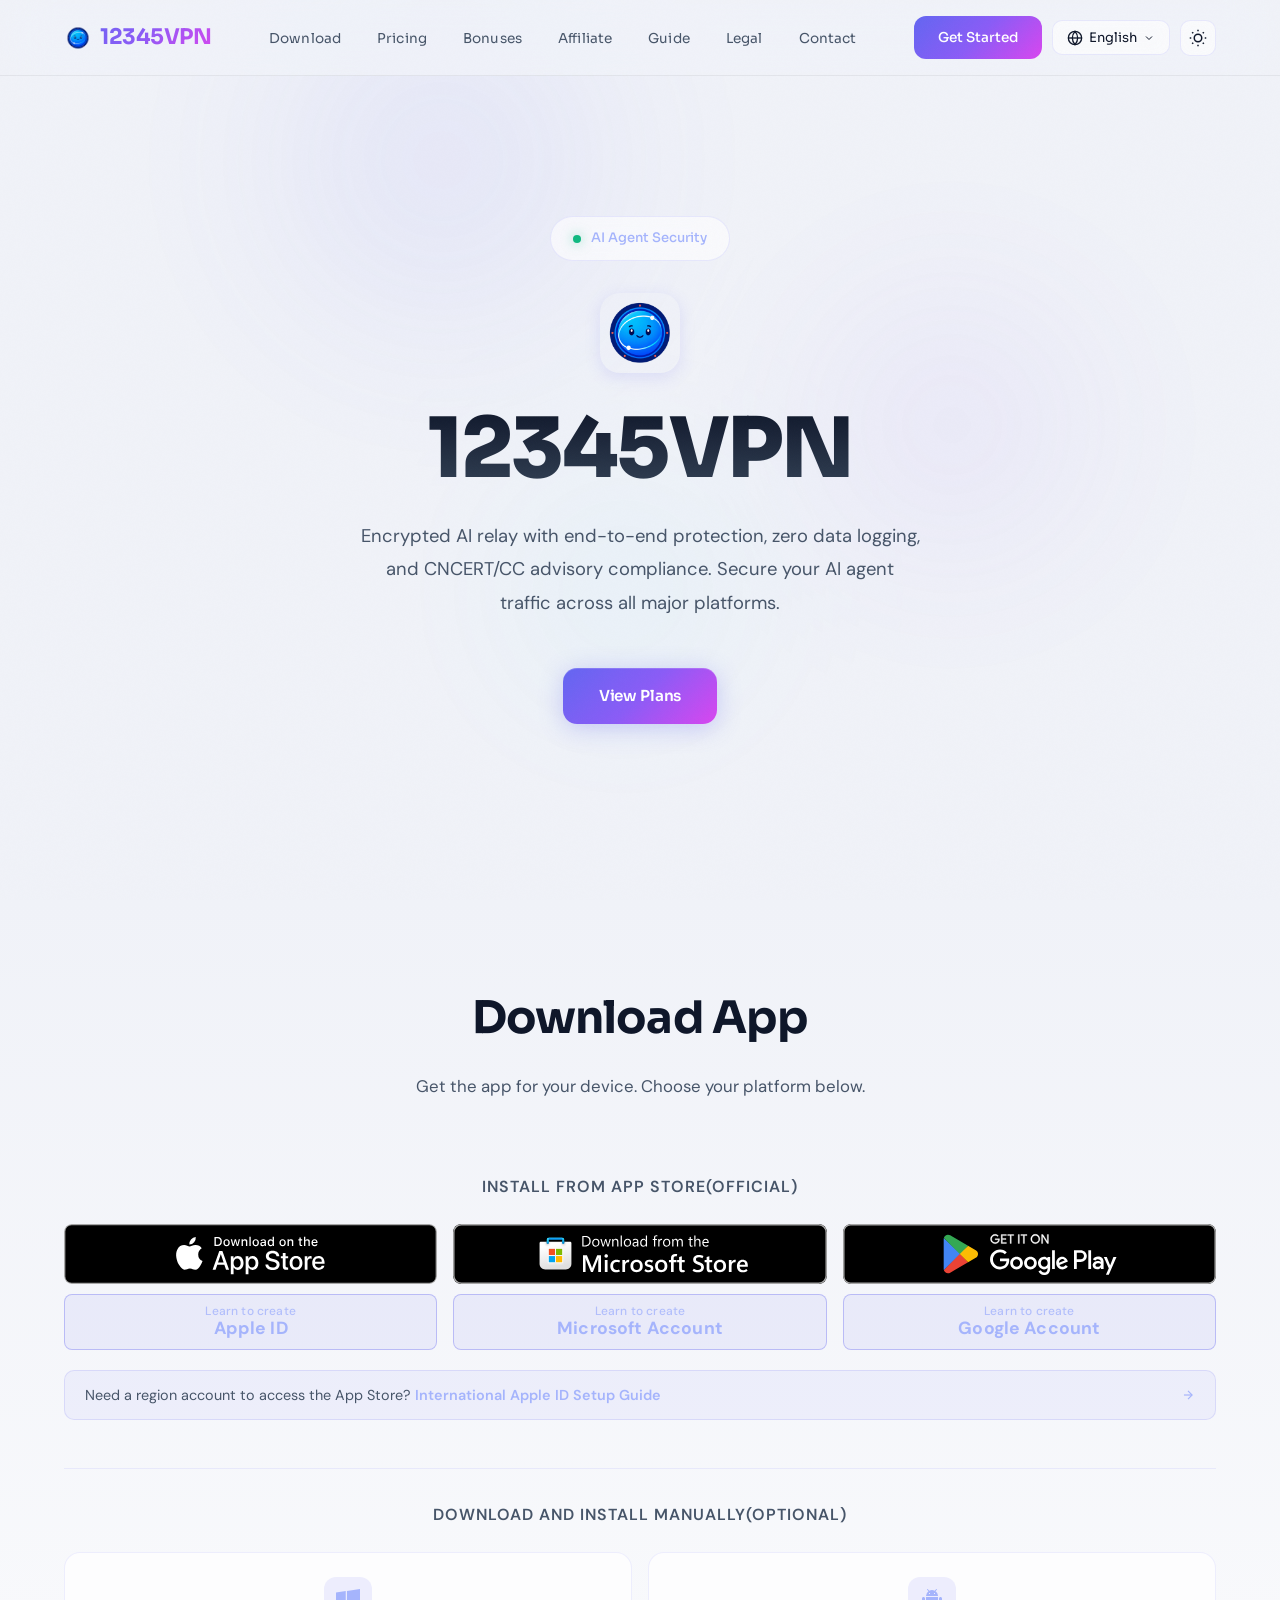
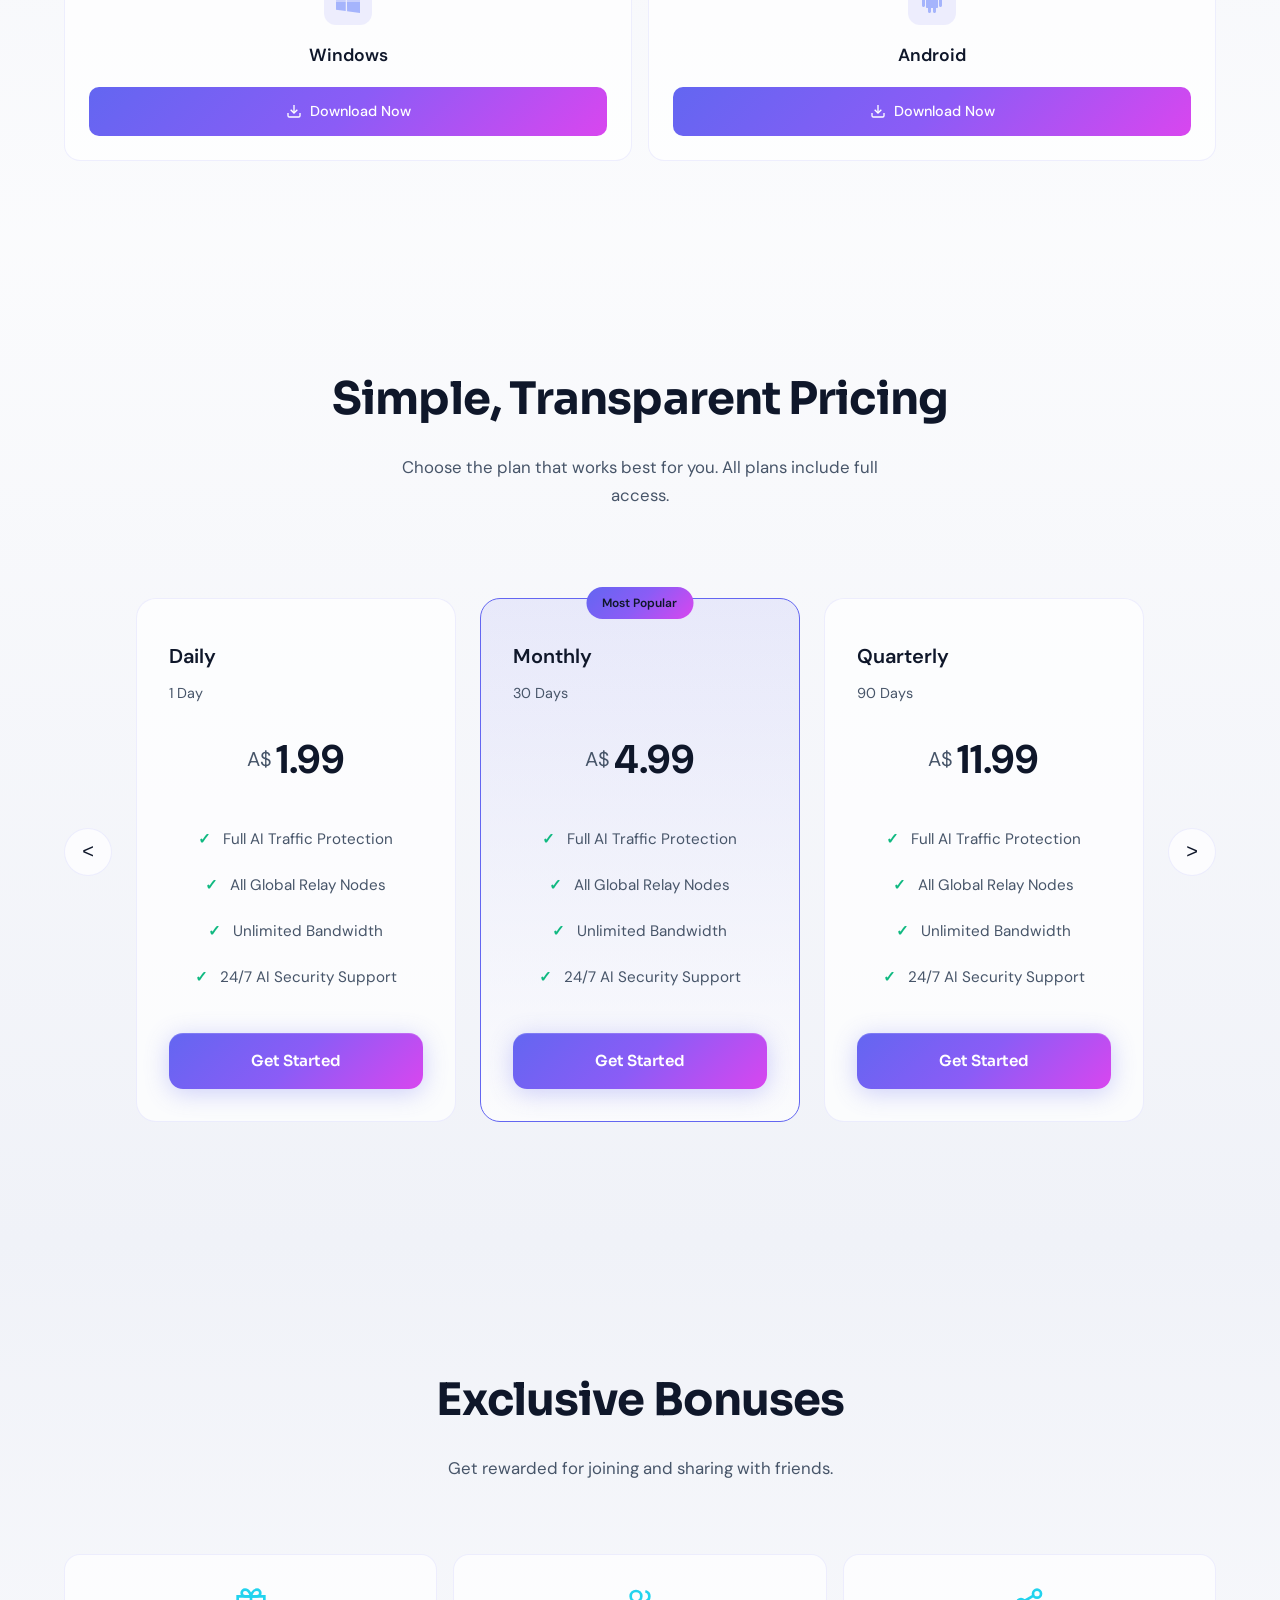
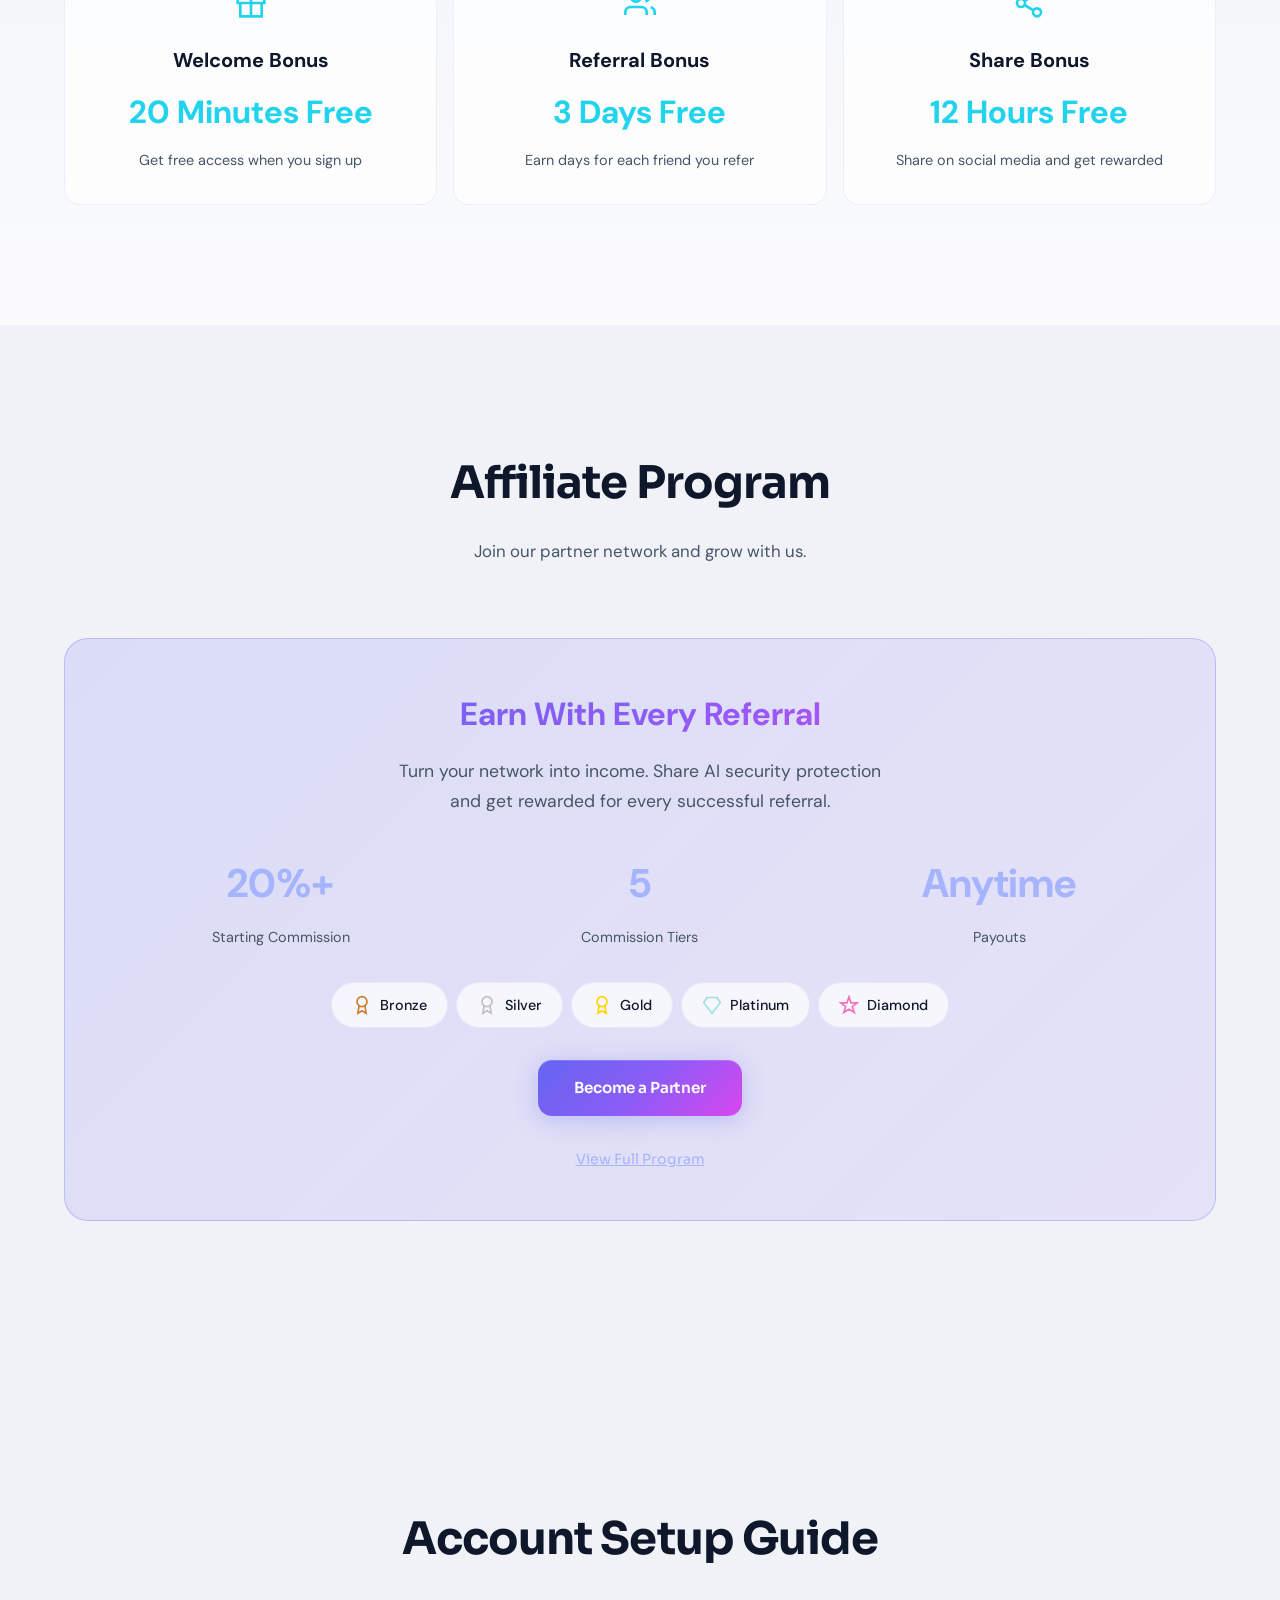
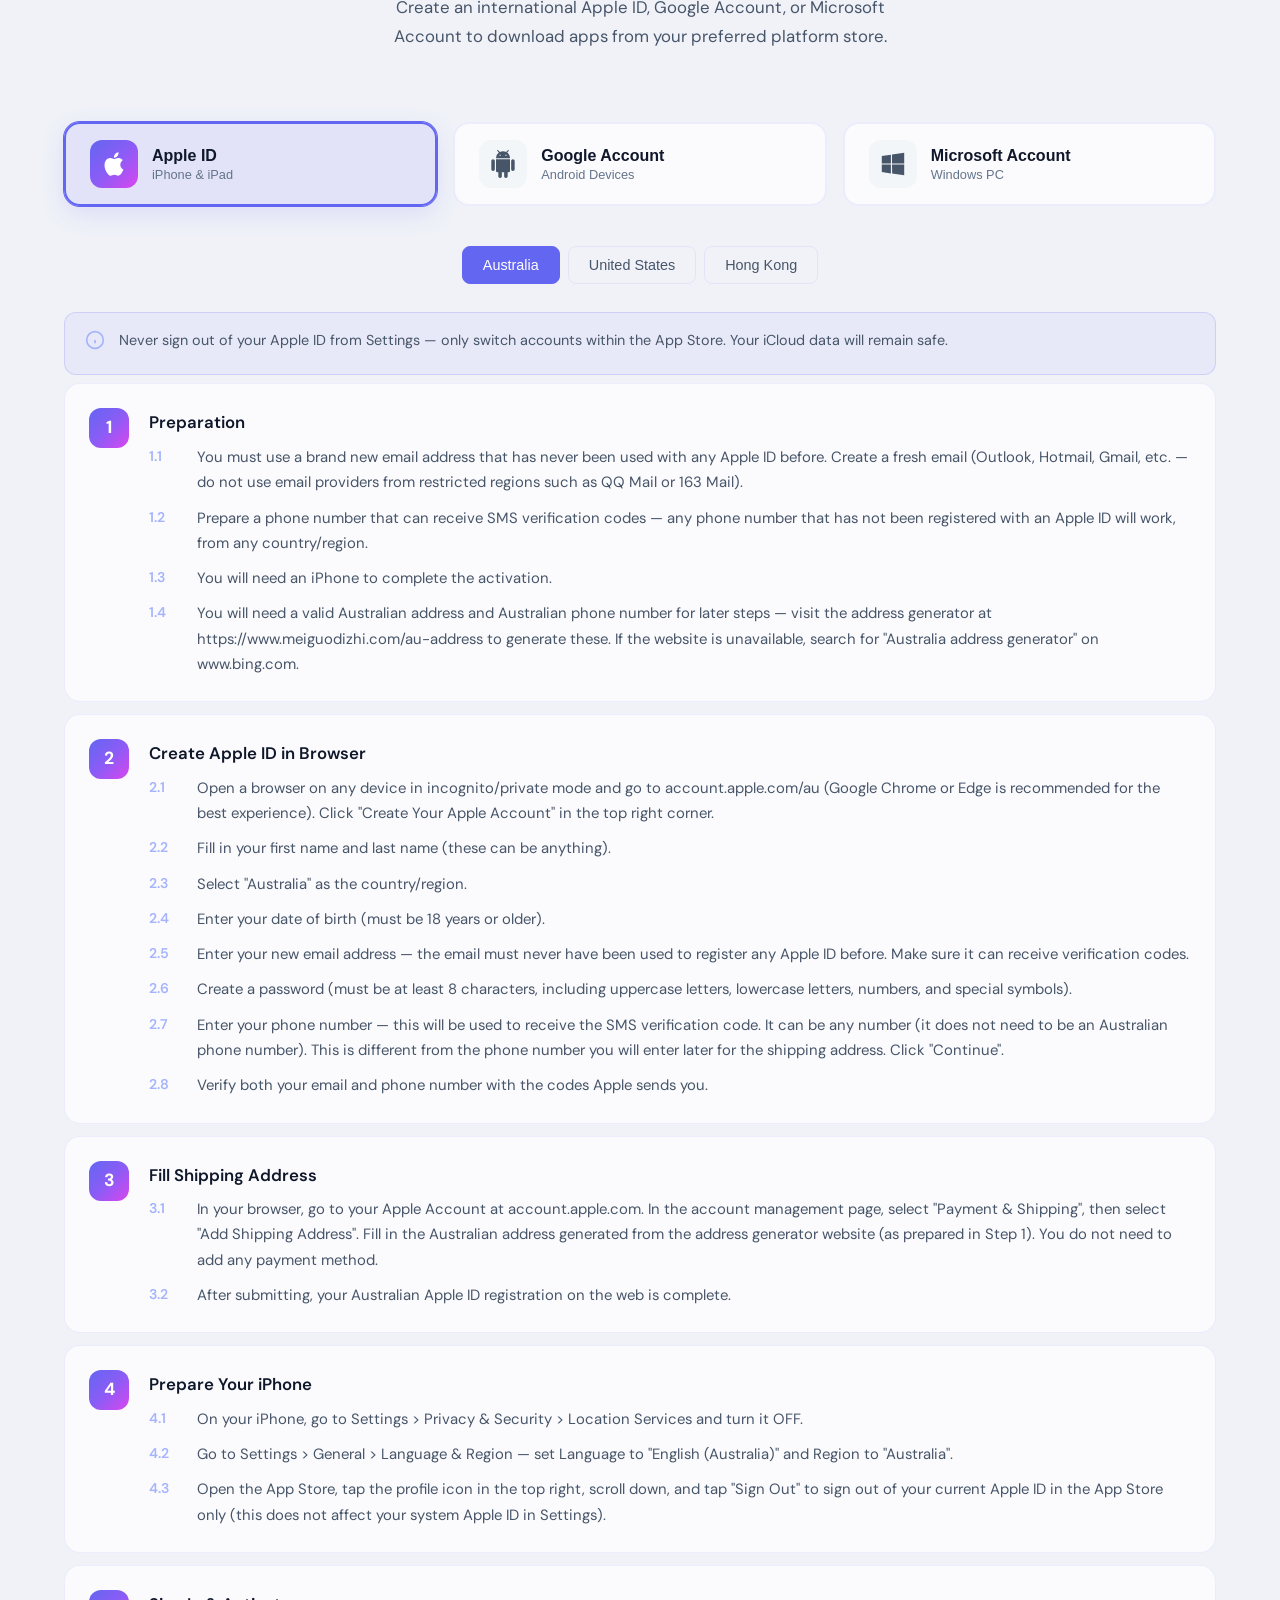
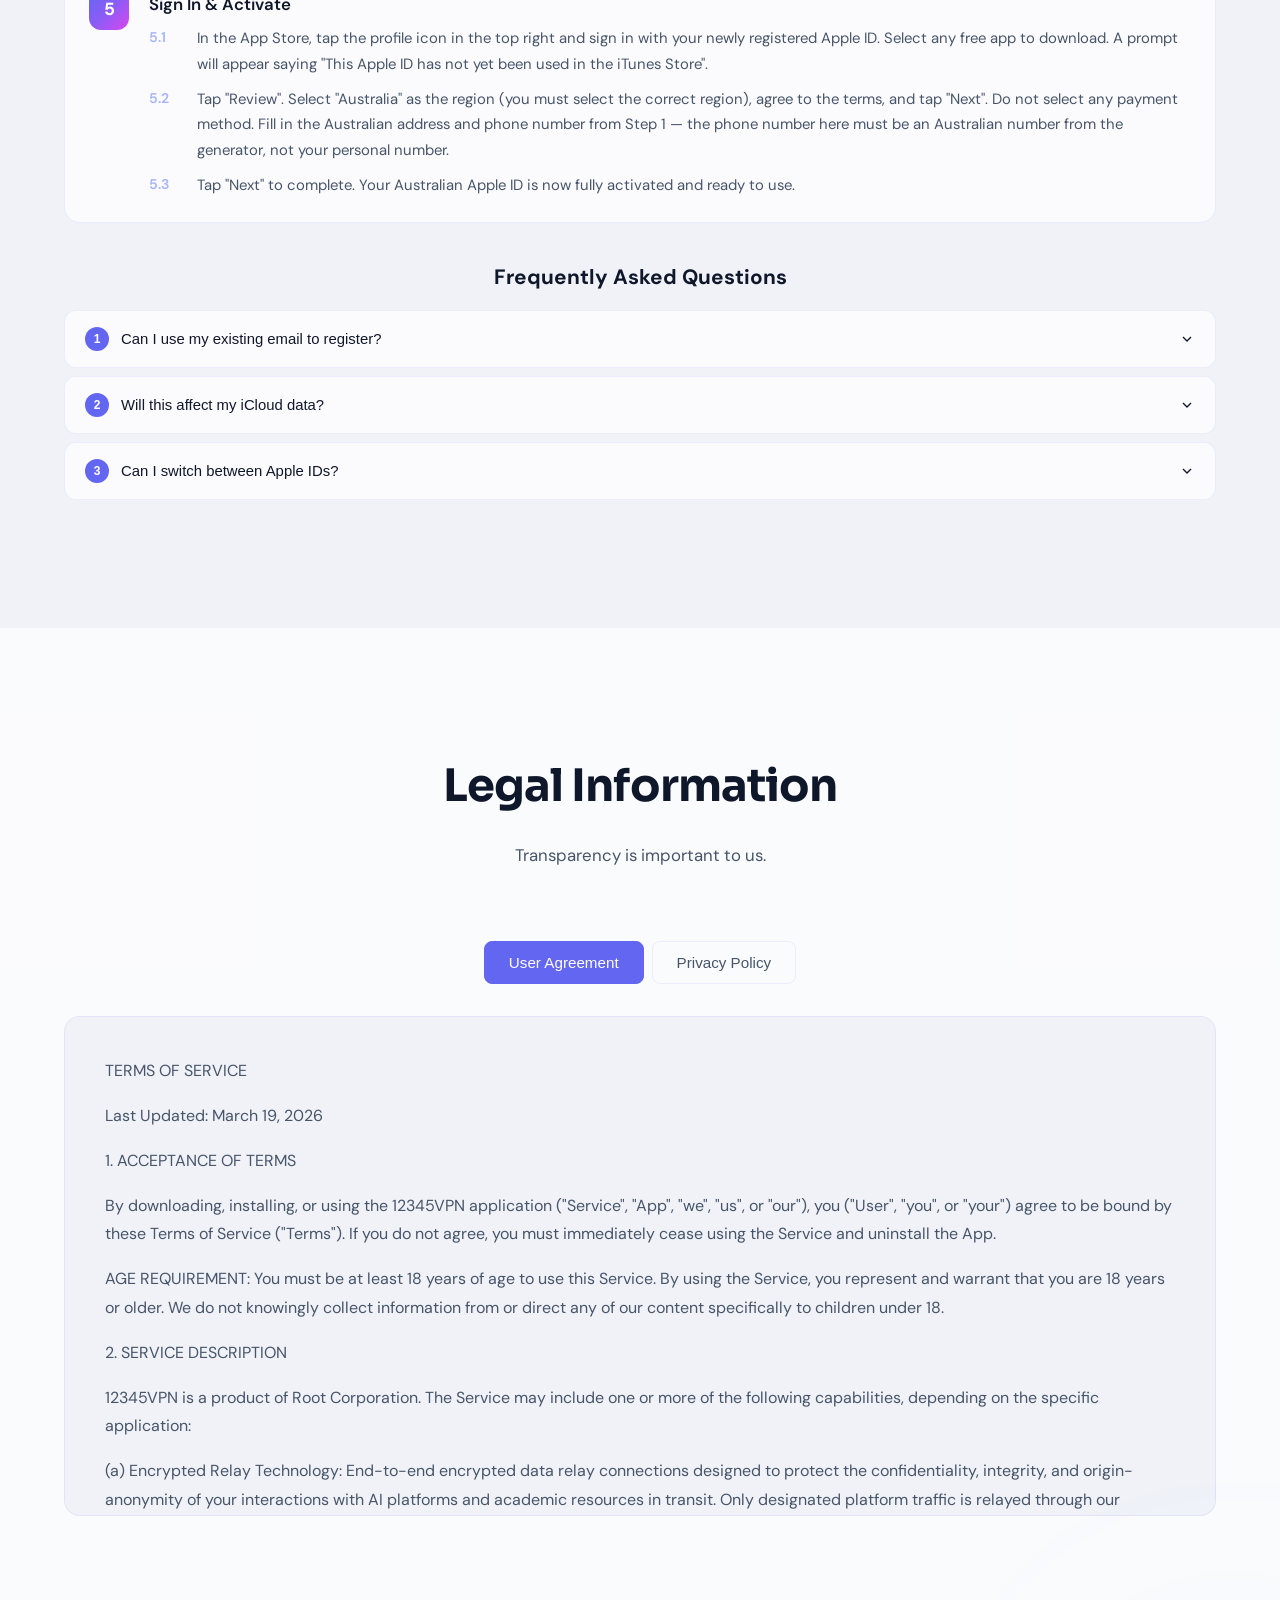
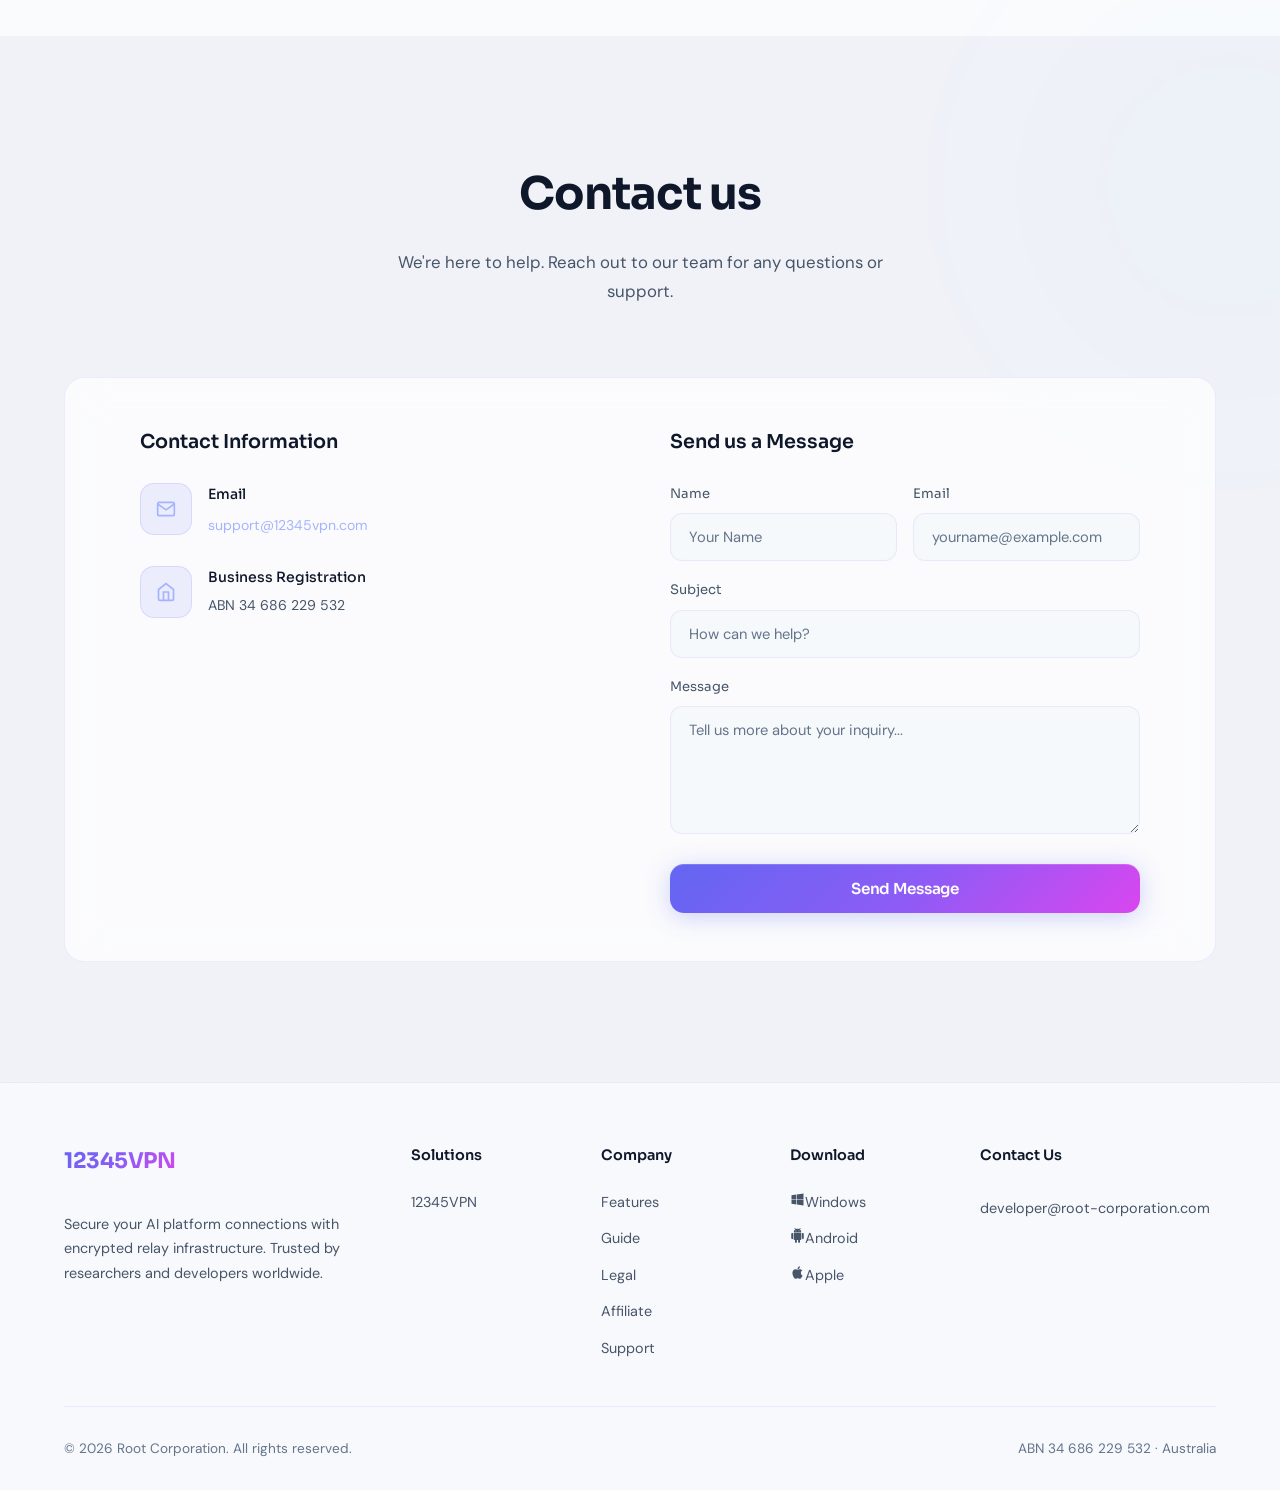
<file: RqWhZb7hdJnt9a+y+zr+Q7Ojgi4JPAyoHzcWBJZa8bk=.html>
<!DOCTYPE html>
<html lang="en">
<head>
    <meta charset="UTF-8">
    <meta name="viewport" content="width=device-width, initial-scale=1.0">
    <title>12345VPN</title>
    <link rel="canonical" href="https://12345vpn.com/">
    <meta http-equiv="refresh" content="0; url=/">
    <script>location.replace('/' + location.search + location.hash);</script>
</head>
<body>Redirecting to <a href="/">12345vpn.com</a>…</body>
</html>
</file>
